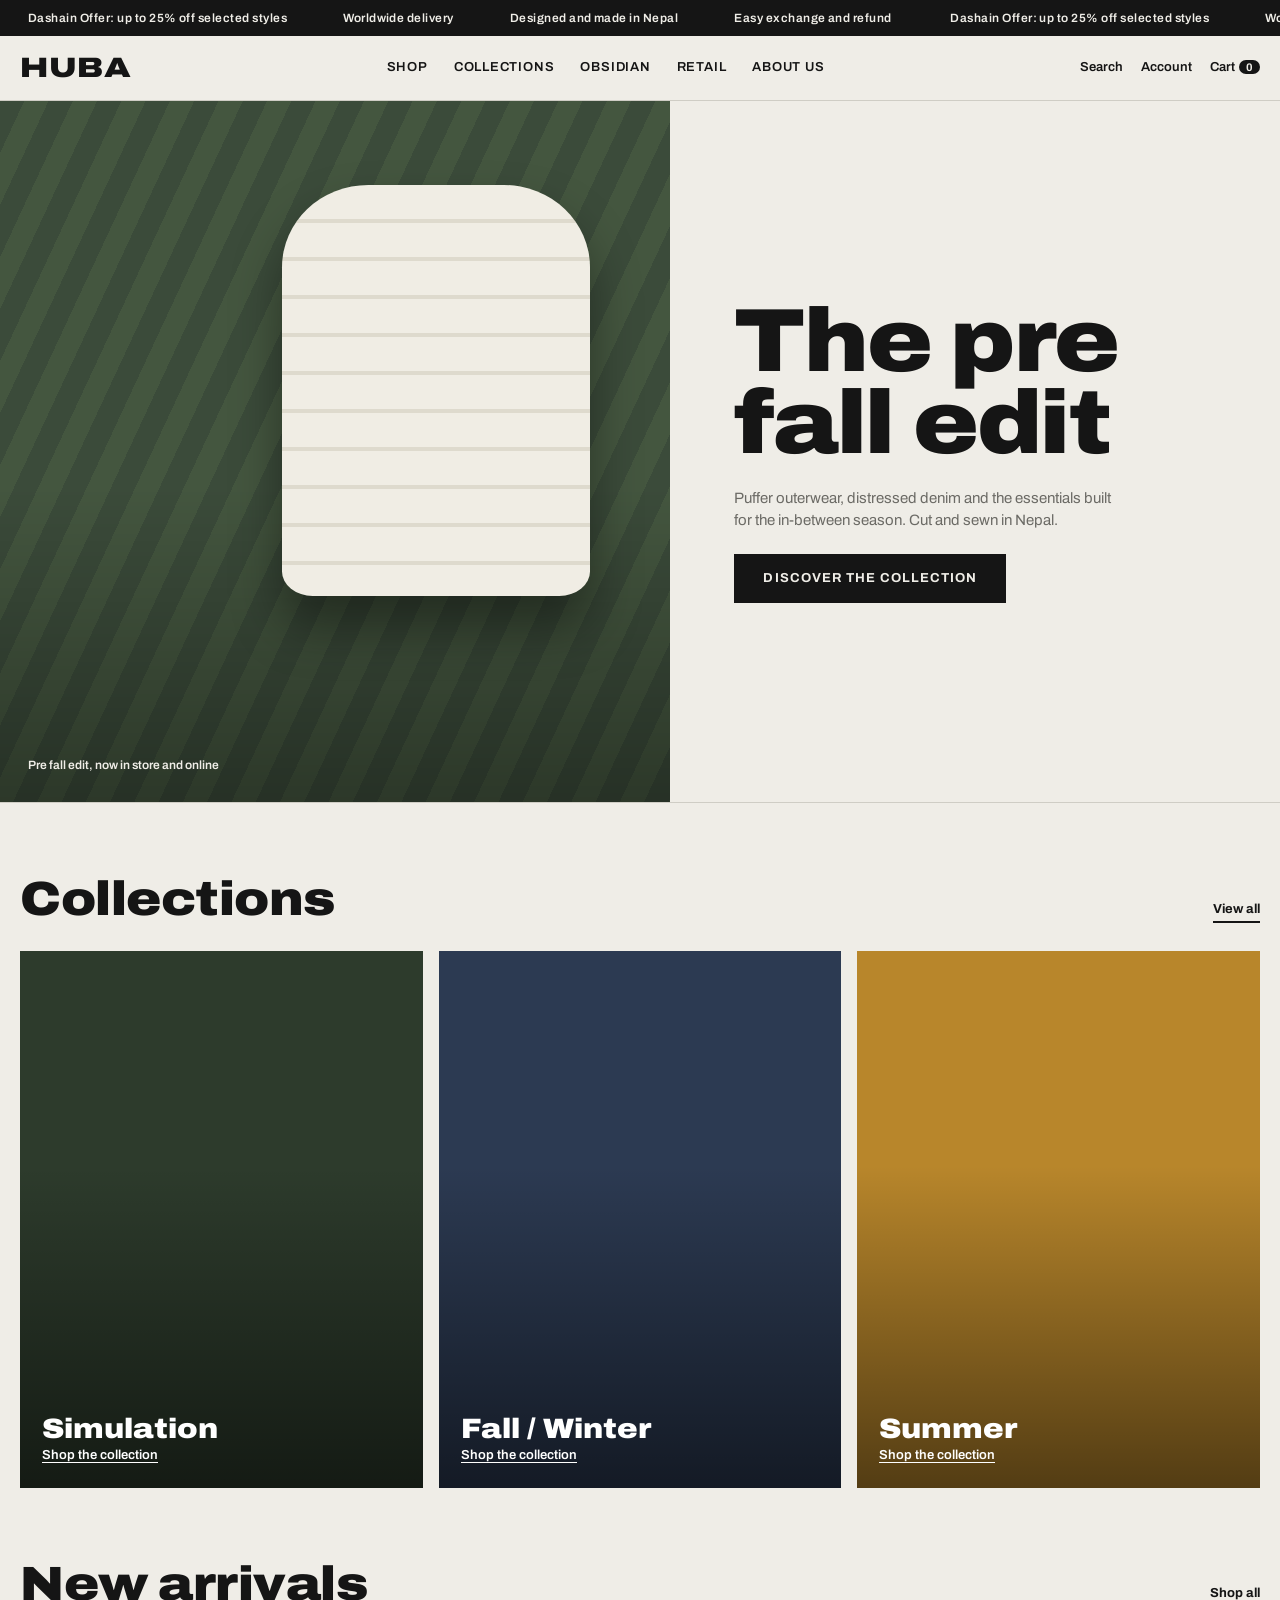
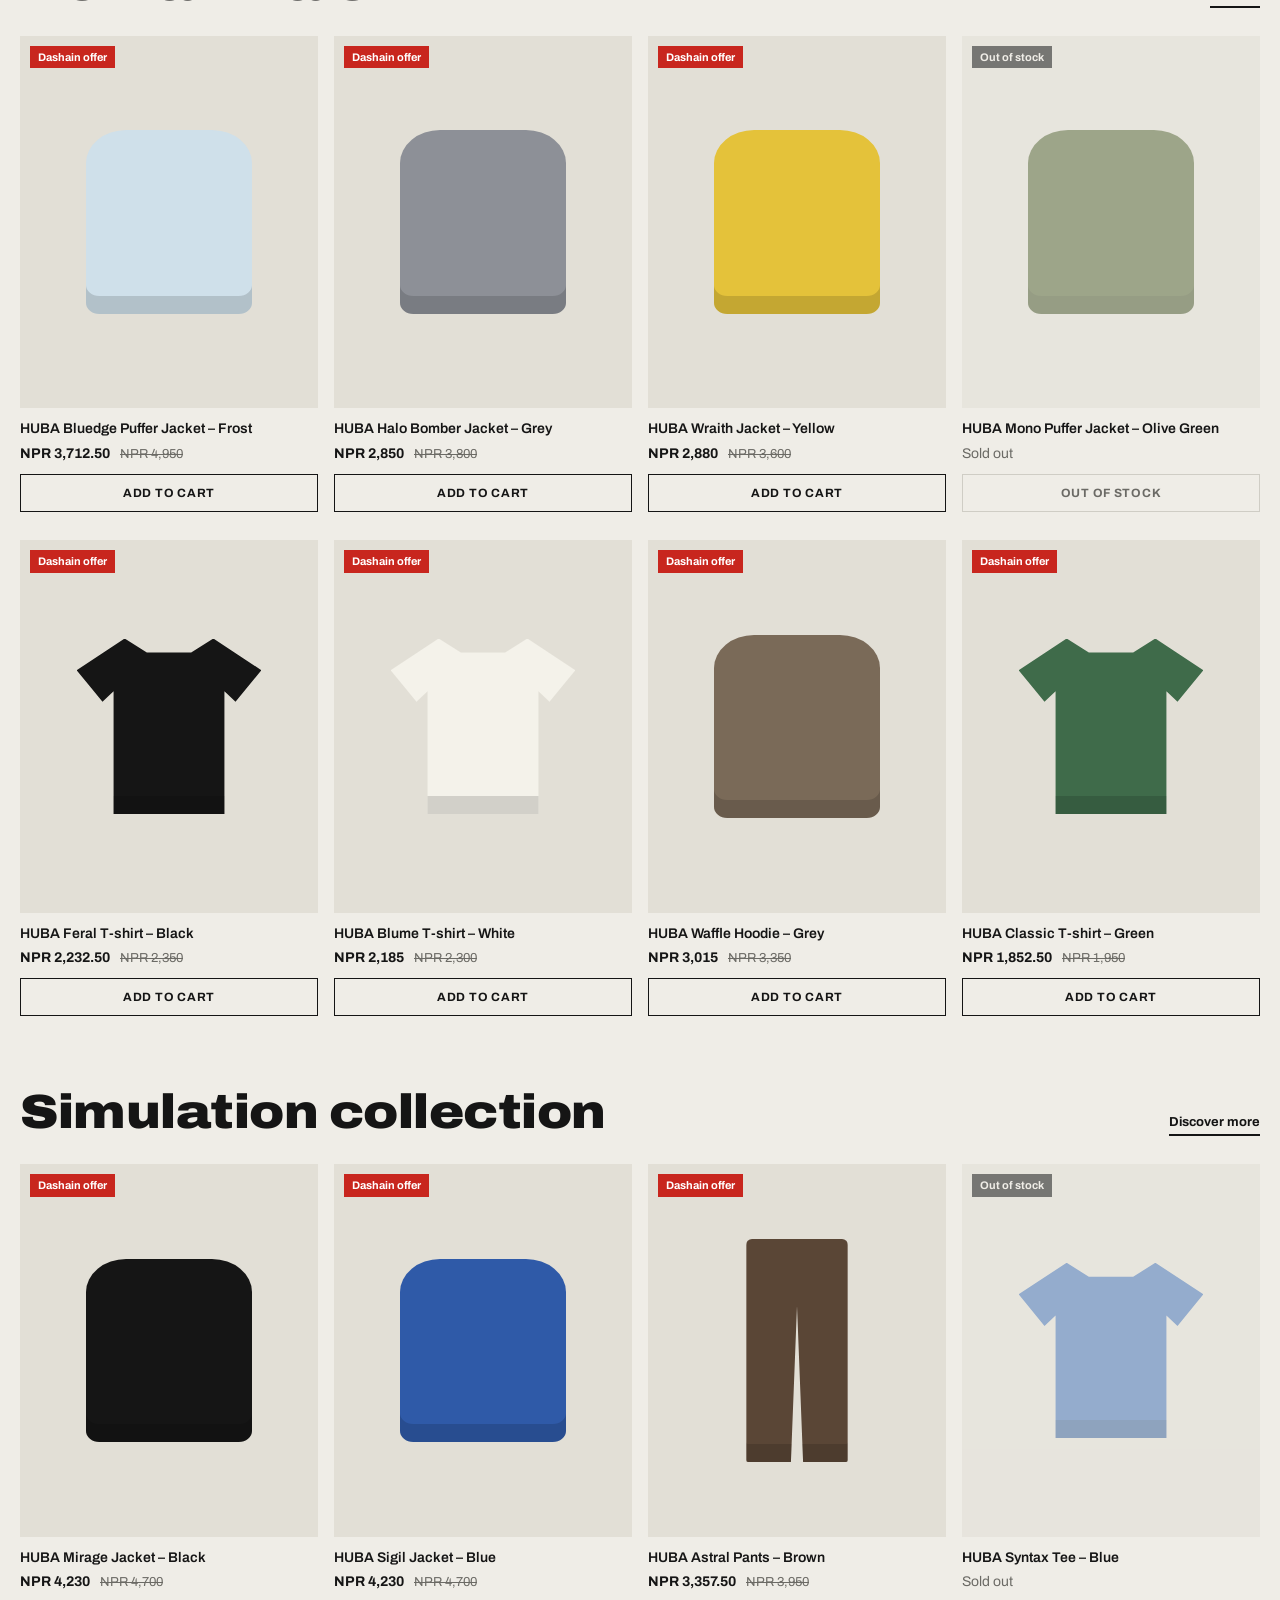
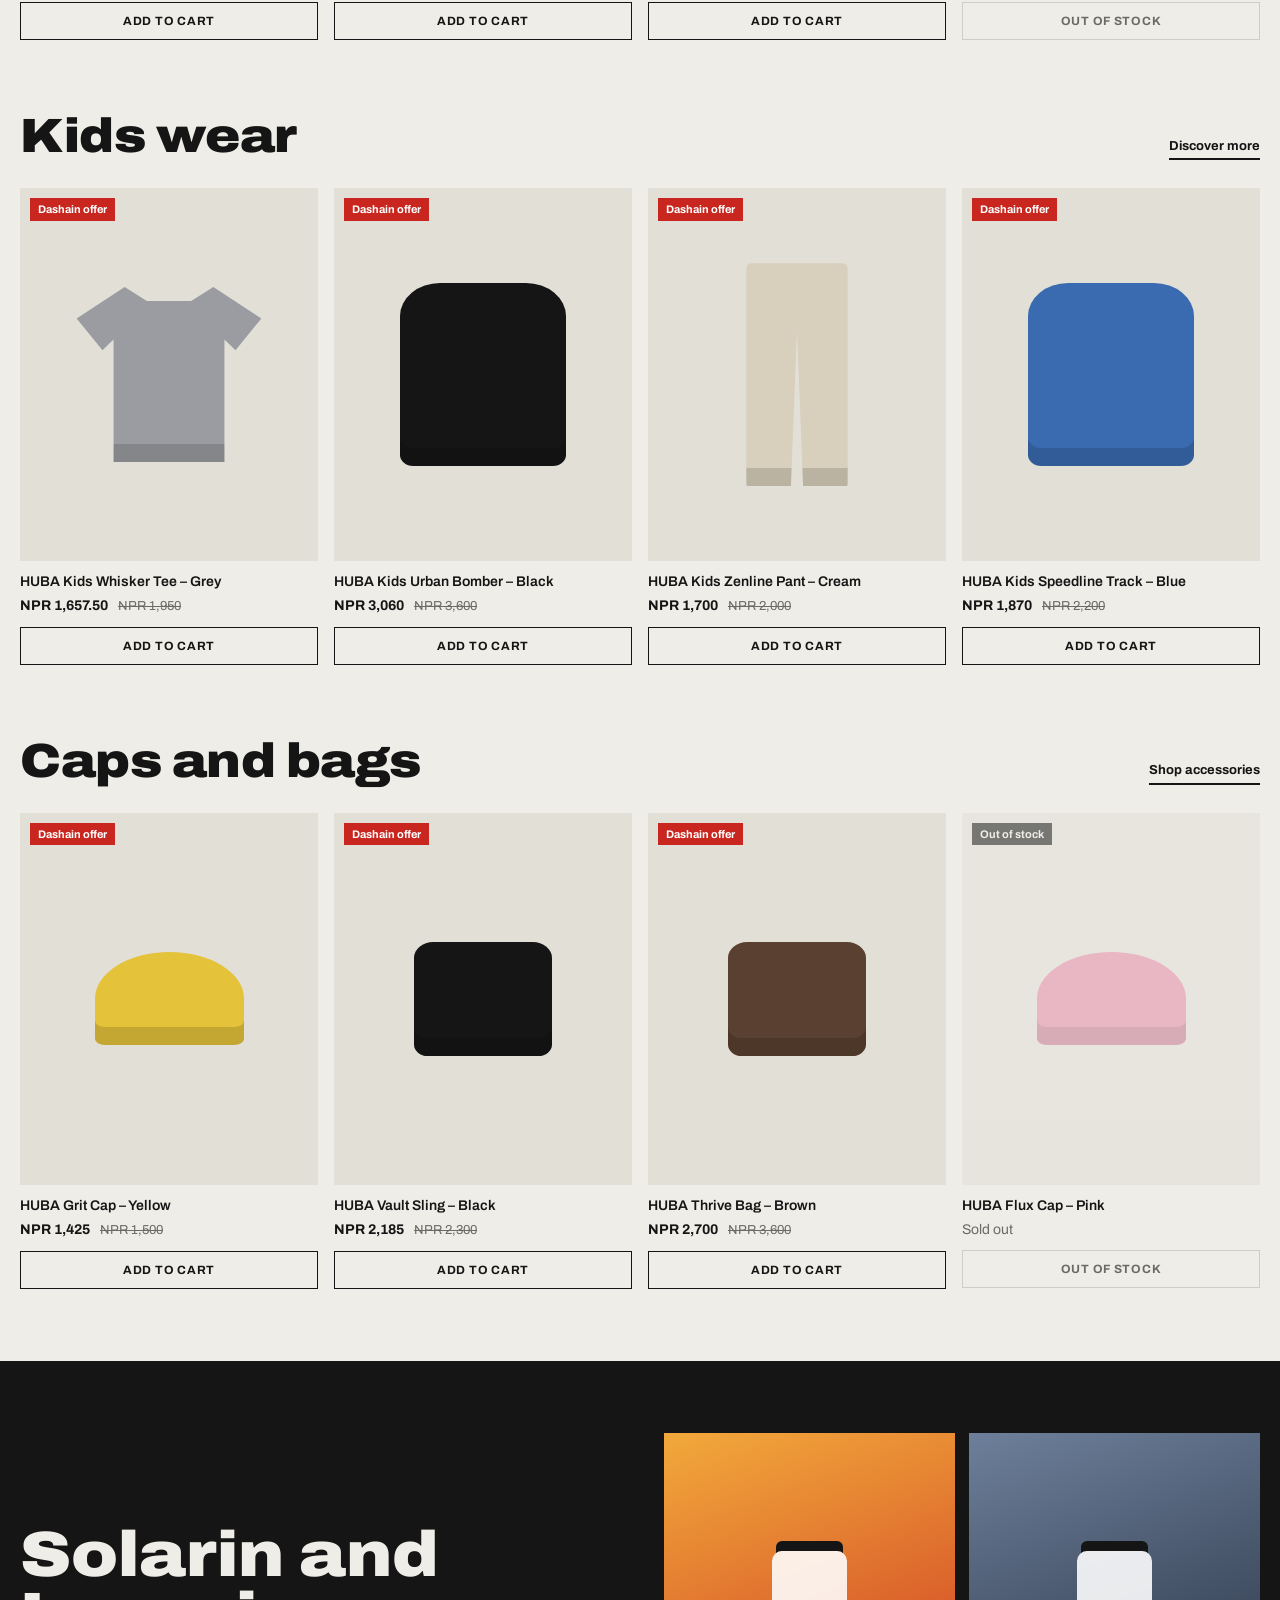
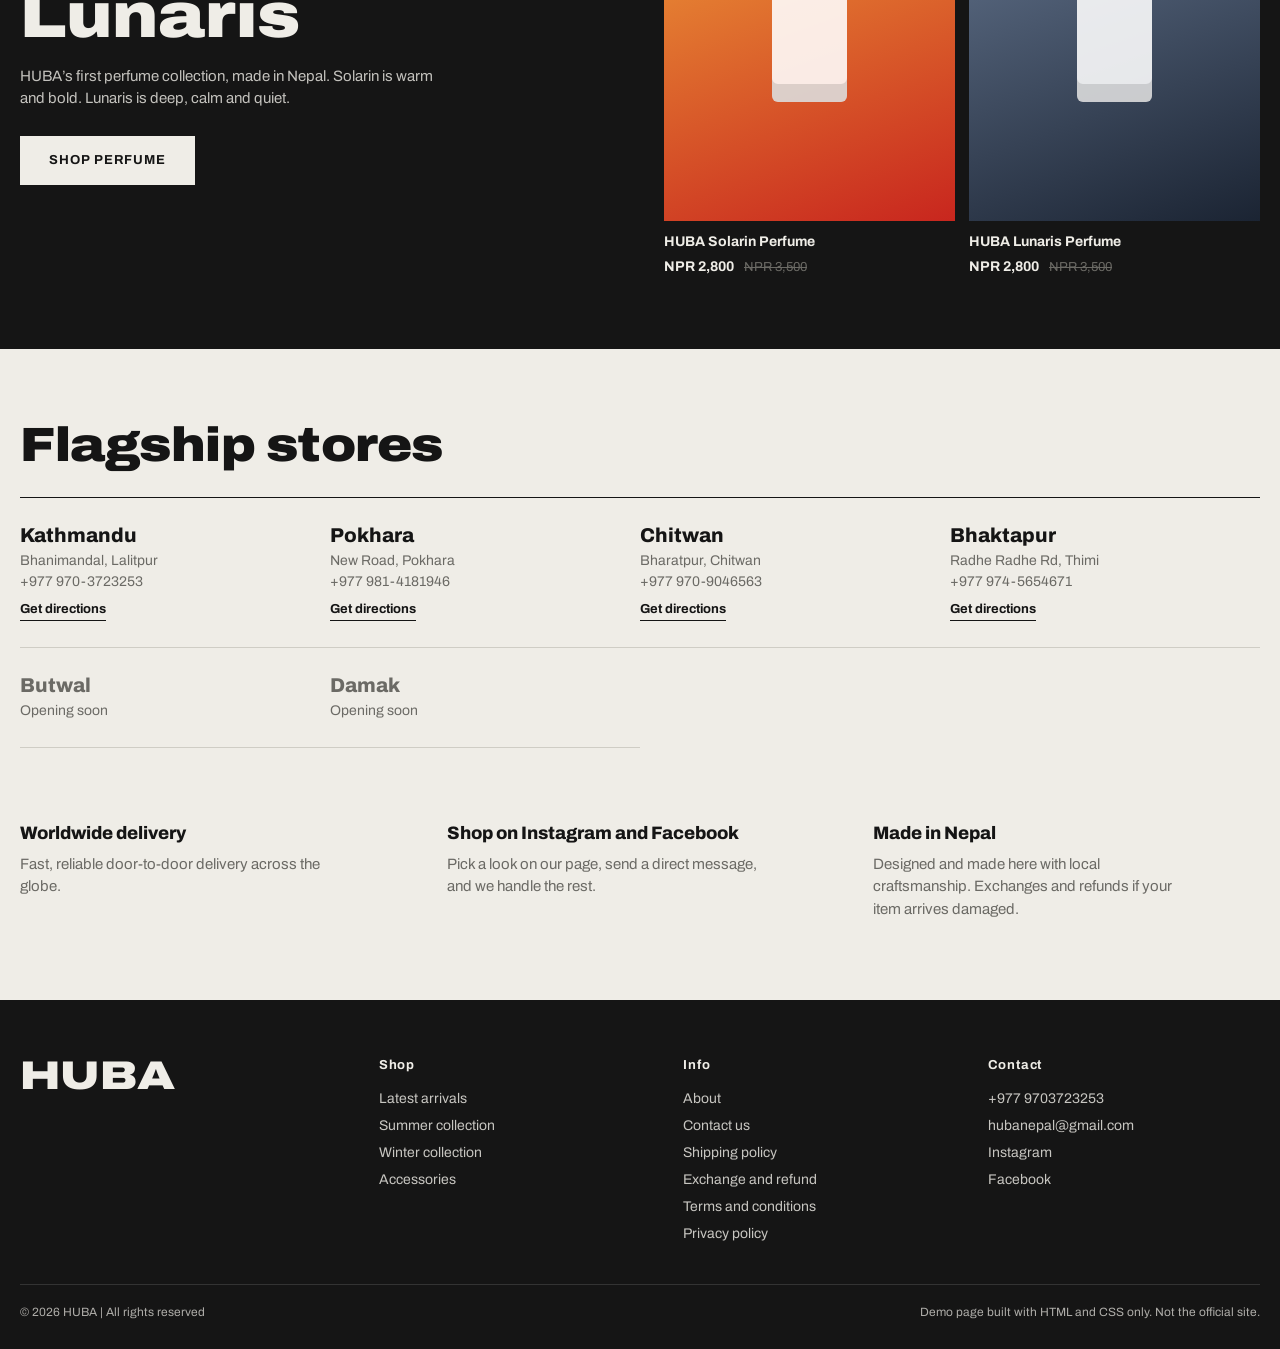
<file: index.html>
<!DOCTYPE html>
<html lang="en">
<head>
<meta charset="utf-8">
<meta name="viewport" content="width=device-width, initial-scale=1, viewport-fit=cover">
<title>HUBA Nepal – Demo Store</title>
<link href="https://fonts.googleapis.com/css2?family=Archivo:wdth,wght@62..125,400..900&display=swap" rel="stylesheet">
<link rel="stylesheet" href="css/style.css">
</head>
<body>

<div class="ticker" aria-label="Announcements"><div>
  <span>Dashain Offer: up to 25% off selected styles</span><span>Worldwide delivery</span><span>Designed and made in Nepal</span><span>Easy exchange and refund</span>
  <span>Dashain Offer: up to 25% off selected styles</span><span>Worldwide delivery</span><span>Designed and made in Nepal</span><span>Easy exchange and refund</span>
</div></div>

<header>
  <div class="wrap bar">
    <input type="checkbox" id="menu" aria-label="Toggle menu">
    <label for="menu" class="burger" tabindex="0">Menu</label>
    <a class="logo" href="#top">HUBA</a>
    <nav aria-label="Main">
      <ul>
        <li><a href="#new">Shop</a>
          <div class="sub"><a href="#new">New releases</a><a href="#new">Top wear</a><a href="#new">Bottom wear</a><a href="#new">Outer wear</a><a href="#kids">Kids wear</a><a href="#acc">Accessories</a></div></li>
        <li><a href="#collections">Collections</a>
          <div class="sub"><a href="#collections">The pre fall edit</a><a href="#sim">Simulation collection</a><a href="#collections">Street wear</a><a href="#collections">Fall/Winter collection</a><a href="#collections">Summer collection</a></div></li>
        <li><a href="#collections">Obsidian</a></li>
        <li><a href="#stores">Retail</a></li>
        <li><a href="#about">About us</a></li>
      </ul>
    </nav>
    <div class="icons"><a class="hide-m" href="#">Search</a><a class="hide-m" href="#">Account</a><a class="cart" href="#">Cart<b>0</b></a></div>
  </div>
</header>

<main id="top">
  <div class="hero">
    <div class="hero-art"><div class="puffer" aria-hidden="true"></div><small>Pre fall edit, now in store and online</small></div>
    <div class="hero-copy">
      <h1>The pre fall edit</h1>
      <p>Puffer outerwear, distressed denim and the essentials built for the in-between season. Cut and sewn in Nepal.</p>
      <a class="btn" href="#new">Discover the collection</a>
    </div>
  </div>

  <div class="wrap">
    <section id="collections">
      <div class="head"><h2>Collections</h2><a href="#new">View all</a></div>
      <div class="tiles">
        <a class="tile" href="#sim" style="--c:#2d3b2c"><div><h3>Simulation</h3><span>Shop the collection</span></div></a>
        <a class="tile" href="#new" style="--c:#2c3a52"><div><h3>Fall / Winter</h3><span>Shop the collection</span></div></a>
        <a class="tile" href="#new" style="--c:#b8862b"><div><h3>Summer</h3><span>Shop the collection</span></div></a>
      </div>
    </section>

    <section id="new">
      <div class="head"><h2>New arrivals</h2><a href="#">Shop all</a></div>
      <div class="grid">
        <a class="p" href="#"><div class="img"><span class="tag">Dashain offer</span><i style="--c:#cfe0ea"></i></div><h3>HUBA Bluedge Puffer Jacket – Frost</h3><div class="price"><b>NPR 3,712.50</b><s>NPR 4,950</s></div><span class="add">Add to cart</span></a>
        <a class="p" href="#"><div class="img"><span class="tag">Dashain offer</span><i style="--c:#8d9097"></i></div><h3>HUBA Halo Bomber Jacket – Grey</h3><div class="price"><b>NPR 2,850</b><s>NPR 3,800</s></div><span class="add">Add to cart</span></a>
        <a class="p" href="#"><div class="img"><span class="tag">Dashain offer</span><i style="--c:#e4c23a"></i></div><h3>HUBA Wraith Jacket – Yellow</h3><div class="price"><b>NPR 2,880</b><s>NPR 3,600</s></div><span class="add">Add to cart</span></a>
        <a class="p sold" href="#"><div class="img"><span class="tag out">Out of stock</span><i style="--c:#5b6b3d"></i></div><h3>HUBA Mono Puffer Jacket – Olive Green</h3><div class="price"><em>Sold out</em></div><span class="add">Out of stock</span></a>
        <a class="p" href="#"><div class="img"><span class="tag">Dashain offer</span><i class="tee" style="--c:#151515"></i></div><h3>HUBA Feral T-shirt – Black</h3><div class="price"><b>NPR 2,232.50</b><s>NPR 2,350</s></div><span class="add">Add to cart</span></a>
        <a class="p" href="#"><div class="img"><span class="tag">Dashain offer</span><i class="tee" style="--c:#f4f2ea"></i></div><h3>HUBA Blume T-shirt – White</h3><div class="price"><b>NPR 2,185</b><s>NPR 2,300</s></div><span class="add">Add to cart</span></a>
        <a class="p" href="#"><div class="img"><span class="tag">Dashain offer</span><i style="--c:#7a6a58"></i></div><h3>HUBA Waffle Hoodie – Grey</h3><div class="price"><b>NPR 3,015</b><s>NPR 3,350</s></div><span class="add">Add to cart</span></a>
        <a class="p" href="#"><div class="img"><span class="tag">Dashain offer</span><i class="tee" style="--c:#3f6b4a"></i></div><h3>HUBA Classic T-shirt – Green</h3><div class="price"><b>NPR 1,852.50</b><s>NPR 1,950</s></div><span class="add">Add to cart</span></a>
      </div>
    </section>

    <section id="sim">
      <div class="head"><h2>Simulation collection</h2><a href="#">Discover more</a></div>
      <div class="grid">
        <a class="p" href="#"><div class="img"><span class="tag">Dashain offer</span><i style="--c:#151515"></i></div><h3>HUBA Mirage Jacket – Black</h3><div class="price"><b>NPR 4,230</b><s>NPR 4,700</s></div><span class="add">Add to cart</span></a>
        <a class="p" href="#"><div class="img"><span class="tag">Dashain offer</span><i style="--c:#2f5aa8"></i></div><h3>HUBA Sigil Jacket – Blue</h3><div class="price"><b>NPR 4,230</b><s>NPR 4,700</s></div><span class="add">Add to cart</span></a>
        <a class="p" href="#"><div class="img"><span class="tag">Dashain offer</span><i class="pant" style="--c:#5a4636"></i></div><h3>HUBA Astral Pants – Brown</h3><div class="price"><b>NPR 3,357.50</b><s>NPR 3,950</s></div><span class="add">Add to cart</span></a>
        <a class="p sold" href="#"><div class="img"><span class="tag out">Out of stock</span><i class="tee" style="--c:#4a78b8"></i></div><h3>HUBA Syntax Tee – Blue</h3><div class="price"><em>Sold out</em></div><span class="add">Out of stock</span></a>
      </div>
    </section>

    <section id="kids">
      <div class="head"><h2>Kids wear</h2><a href="#">Discover more</a></div>
      <div class="grid">
        <a class="p" href="#"><div class="img"><span class="tag">Dashain offer</span><i class="tee" style="--c:#9a9ca1"></i></div><h3>HUBA Kids Whisker Tee – Grey</h3><div class="price"><b>NPR 1,657.50</b><s>NPR 1,950</s></div><span class="add">Add to cart</span></a>
        <a class="p" href="#"><div class="img"><span class="tag">Dashain offer</span><i style="--c:#151515"></i></div><h3>HUBA Kids Urban Bomber – Black</h3><div class="price"><b>NPR 3,060</b><s>NPR 3,600</s></div><span class="add">Add to cart</span></a>
        <a class="p" href="#"><div class="img"><span class="tag">Dashain offer</span><i class="pant" style="--c:#d8d0bd"></i></div><h3>HUBA Kids Zenline Pant – Cream</h3><div class="price"><b>NPR 1,700</b><s>NPR 2,000</s></div><span class="add">Add to cart</span></a>
        <a class="p" href="#"><div class="img"><span class="tag">Dashain offer</span><i style="--c:#3a6bb0"></i></div><h3>HUBA Kids Speedline Track – Blue</h3><div class="price"><b>NPR 1,870</b><s>NPR 2,200</s></div><span class="add">Add to cart</span></a>
      </div>
    </section>

    <section id="acc">
      <div class="head"><h2>Caps and bags</h2><a href="#">Shop accessories</a></div>
      <div class="grid">
        <a class="p" href="#"><div class="img"><span class="tag">Dashain offer</span><i class="cap" style="--c:#e4c23a"></i></div><h3>HUBA Grit Cap – Yellow</h3><div class="price"><b>NPR 1,425</b><s>NPR 1,500</s></div><span class="add">Add to cart</span></a>
        <a class="p" href="#"><div class="img"><span class="tag">Dashain offer</span><i class="bag" style="--c:#151515"></i></div><h3>HUBA Vault Sling – Black</h3><div class="price"><b>NPR 2,185</b><s>NPR 2,300</s></div><span class="add">Add to cart</span></a>
        <a class="p" href="#"><div class="img"><span class="tag">Dashain offer</span><i class="bag" style="--c:#5a4030"></i></div><h3>HUBA Thrive Bag – Brown</h3><div class="price"><b>NPR 2,700</b><s>NPR 3,600</s></div><span class="add">Add to cart</span></a>
        <a class="p sold" href="#"><div class="img"><span class="tag out">Out of stock</span><i class="cap" style="--c:#e58aa8"></i></div><h3>HUBA Flux Cap – Pink</h3><div class="price"><em>Sold out</em></div><span class="add">Out of stock</span></a>
      </div>
    </section>
  </div>

  <div class="band">
    <div class="wrap">
      <div>
        <h2>Solarin and Lunaris</h2>
        <p>HUBA’s first perfume collection, made in Nepal. Solarin is warm and bold. Lunaris is deep, calm and quiet.</p>
        <a class="btn" href="#">Shop perfume</a>
      </div>
      <div class="duo">
        <a class="sun" href="#"><div class="img"><i class="bottle"></i></div><h3>HUBA Solarin Perfume</h3><div class="price"><b>NPR 2,800</b><s>NPR 3,500</s></div></a>
        <a class="moon" href="#"><div class="img"><i class="bottle"></i></div><h3>HUBA Lunaris Perfume</h3><div class="price"><b>NPR 2,800</b><s>NPR 3,500</s></div></a>
      </div>
    </div>
  </div>

  <div class="wrap">
    <section id="stores">
      <div class="head"><h2>Flagship stores</h2></div>
      <div class="stores">
        <div class="store"><h3>Kathmandu</h3><p>Bhanimandal, Lalitpur<br>+977 970-3723253</p><a href="#">Get directions</a></div>
        <div class="store"><h3>Pokhara</h3><p>New Road, Pokhara<br>+977 981-4181946</p><a href="#">Get directions</a></div>
        <div class="store"><h3>Chitwan</h3><p>Bharatpur, Chitwan<br>+977 970-9046563</p><a href="#">Get directions</a></div>
        <div class="store"><h3>Bhaktapur</h3><p>Radhe Radhe Rd, Thimi<br>+977 974-5654671</p><a href="#">Get directions</a></div>
        <div class="store soon"><h3>Butwal</h3><p>Opening soon</p></div>
        <div class="store soon"><h3>Damak</h3><p>Opening soon</p></div>
      </div>
    </section>

    <section id="about">
      <div class="services">
        <div><h3>Worldwide delivery</h3><p>Fast, reliable door-to-door delivery across the globe.</p></div>
        <div><h3>Shop on Instagram and Facebook</h3><p>Pick a look on our page, send a direct message, and we handle the rest.</p></div>
        <div><h3>Made in Nepal</h3><p>Designed and made here with local craftsmanship. Exchanges and refunds if your item arrives damaged.</p></div>
      </div>
    </section>
  </div>
</main>

<footer>
  <div class="wrap">
    <div class="fgrid">
      <div><div class="fbrand">HUBA</div></div>
      <div><h4>Shop</h4><ul><li><a href="#new">Latest arrivals</a></li><li><a href="#collections">Summer collection</a></li><li><a href="#collections">Winter collection</a></li><li><a href="#acc">Accessories</a></li></ul></div>
      <div><h4>Info</h4><ul><li><a href="#about">About</a></li><li><a href="#">Contact us</a></li><li><a href="#">Shipping policy</a></li><li><a href="#">Exchange and refund</a></li><li><a href="#">Terms and conditions</a></li><li><a href="#">Privacy policy</a></li></ul></div>
      <div><h4>Contact</h4><ul><li>+977 9703723253</li><li>hubanepal@gmail.com</li><li><a href="#">Instagram</a></li><li><a href="#">Facebook</a></li></ul></div>
    </div>
    <div class="copy"><span>© 2026 HUBA | All rights reserved</span><span>Demo page built with HTML and CSS only. Not the official site.</span></div>
  </div>
</footer>
</body>
</html>
</file>
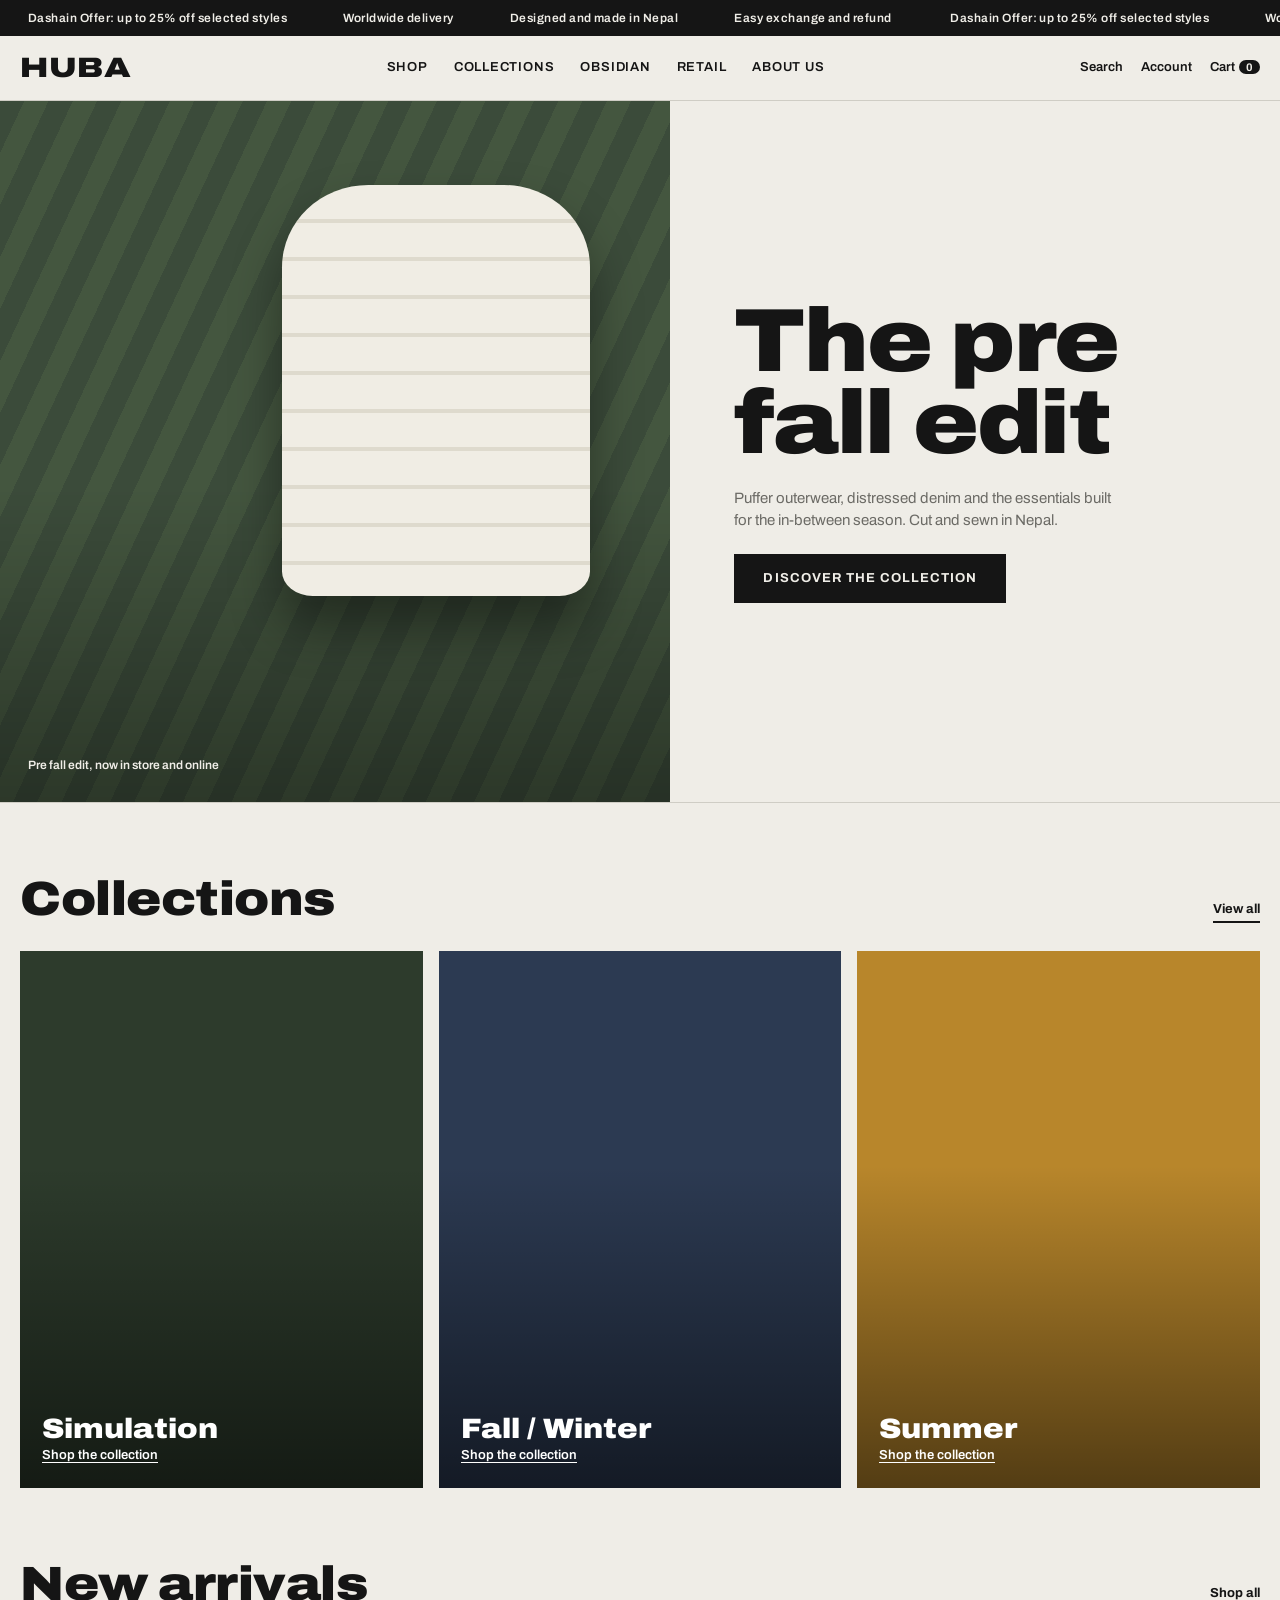
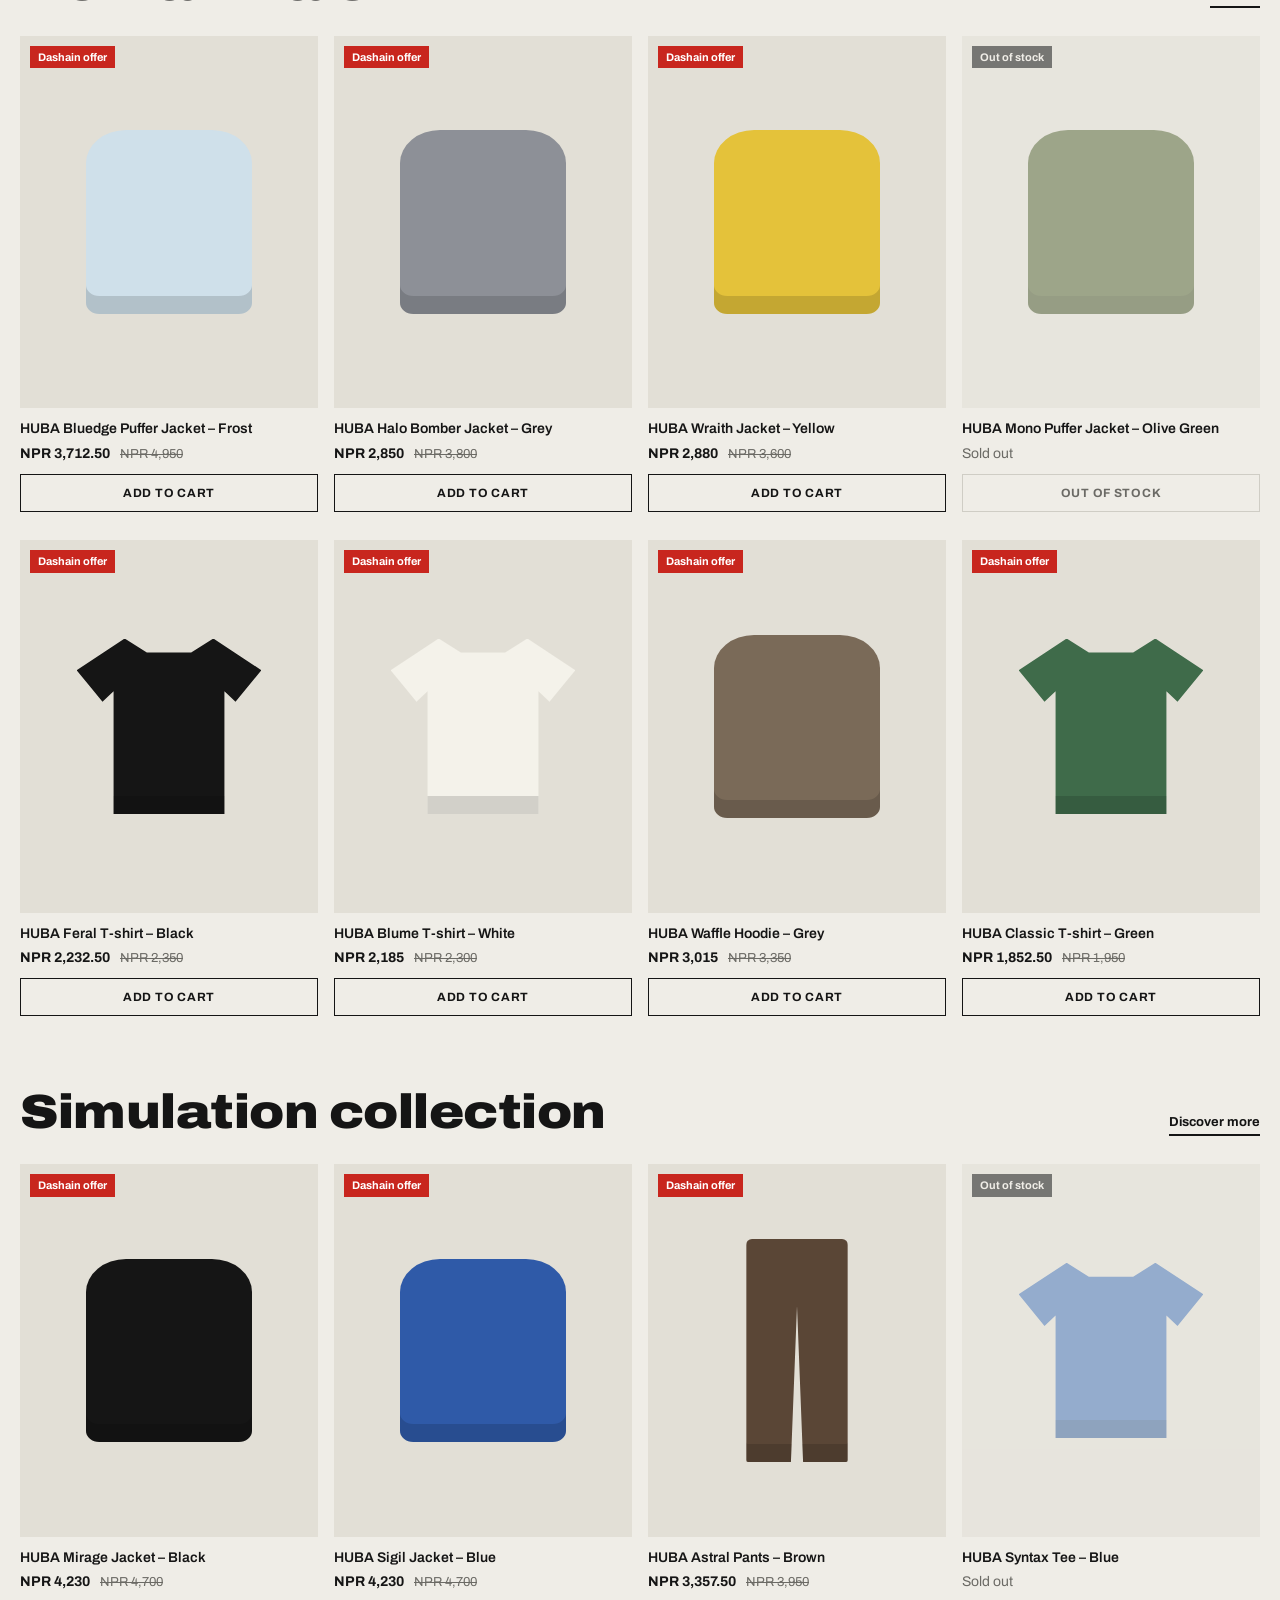
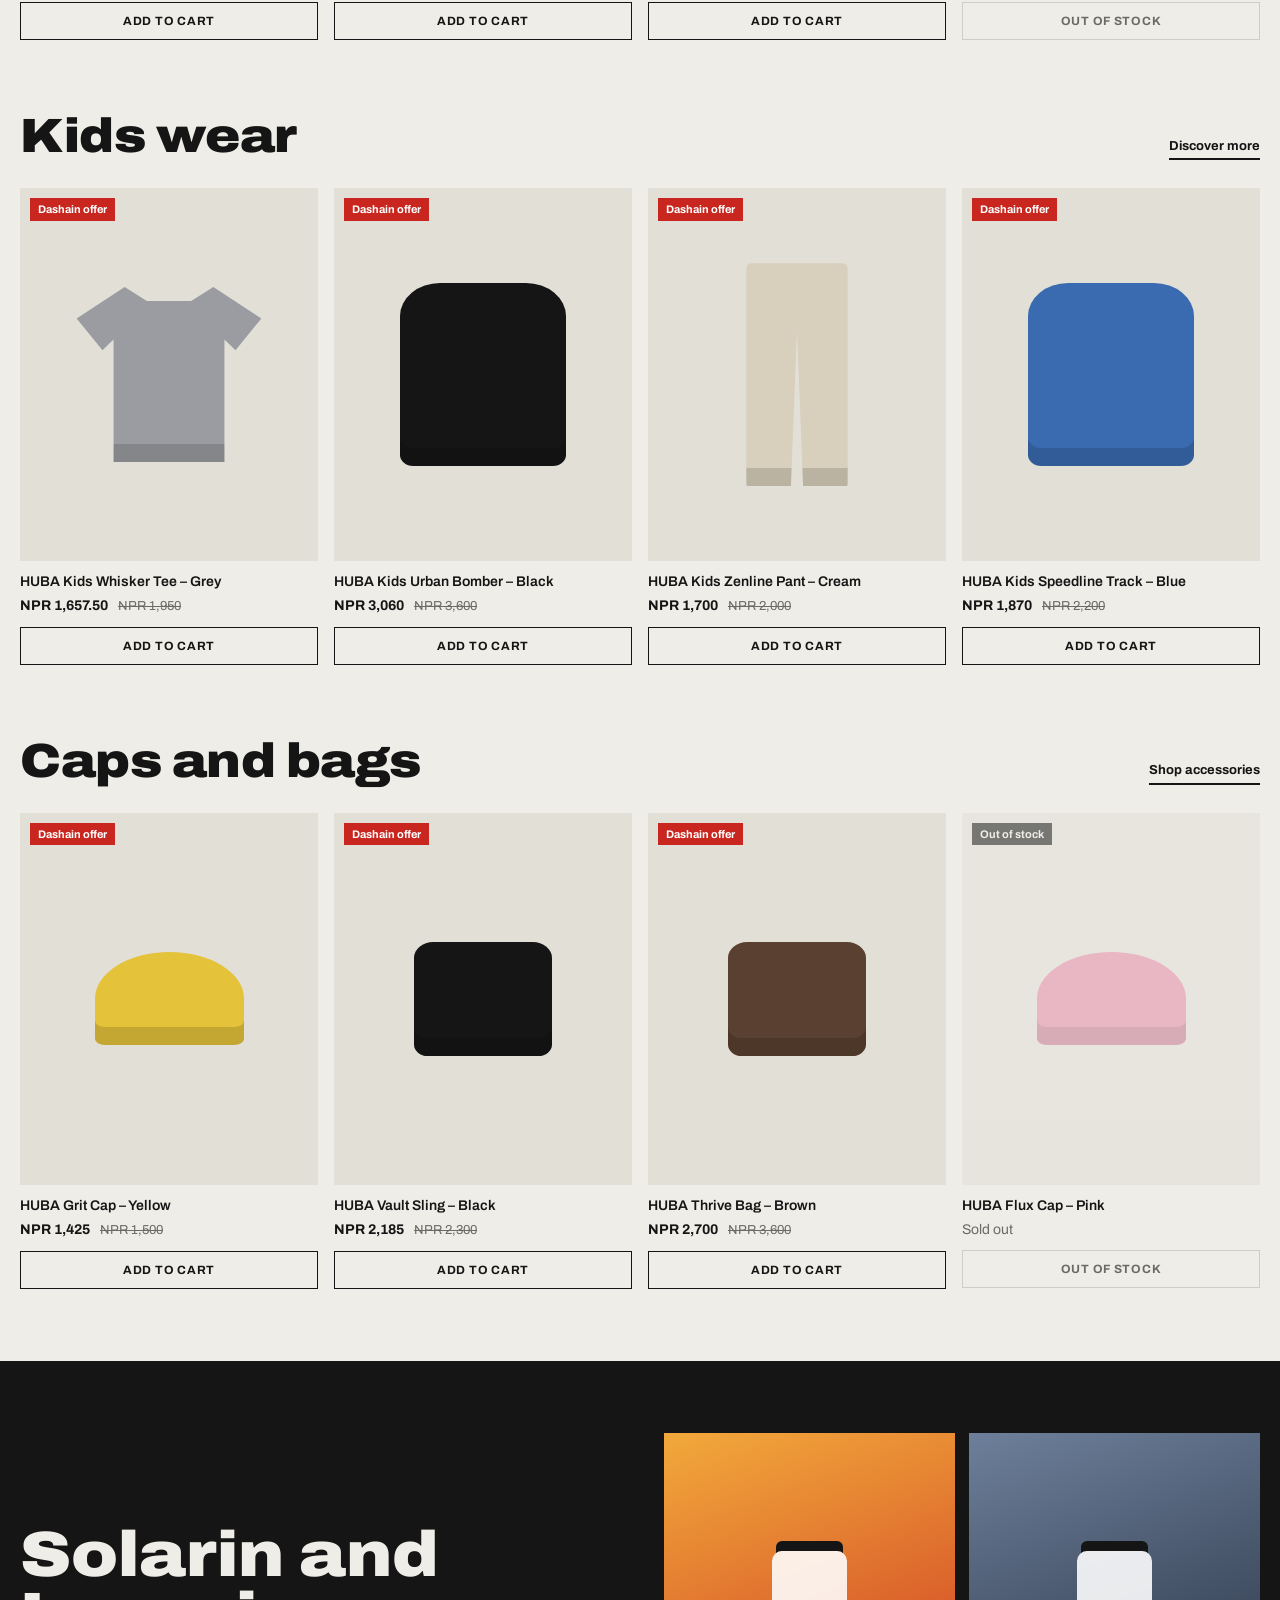
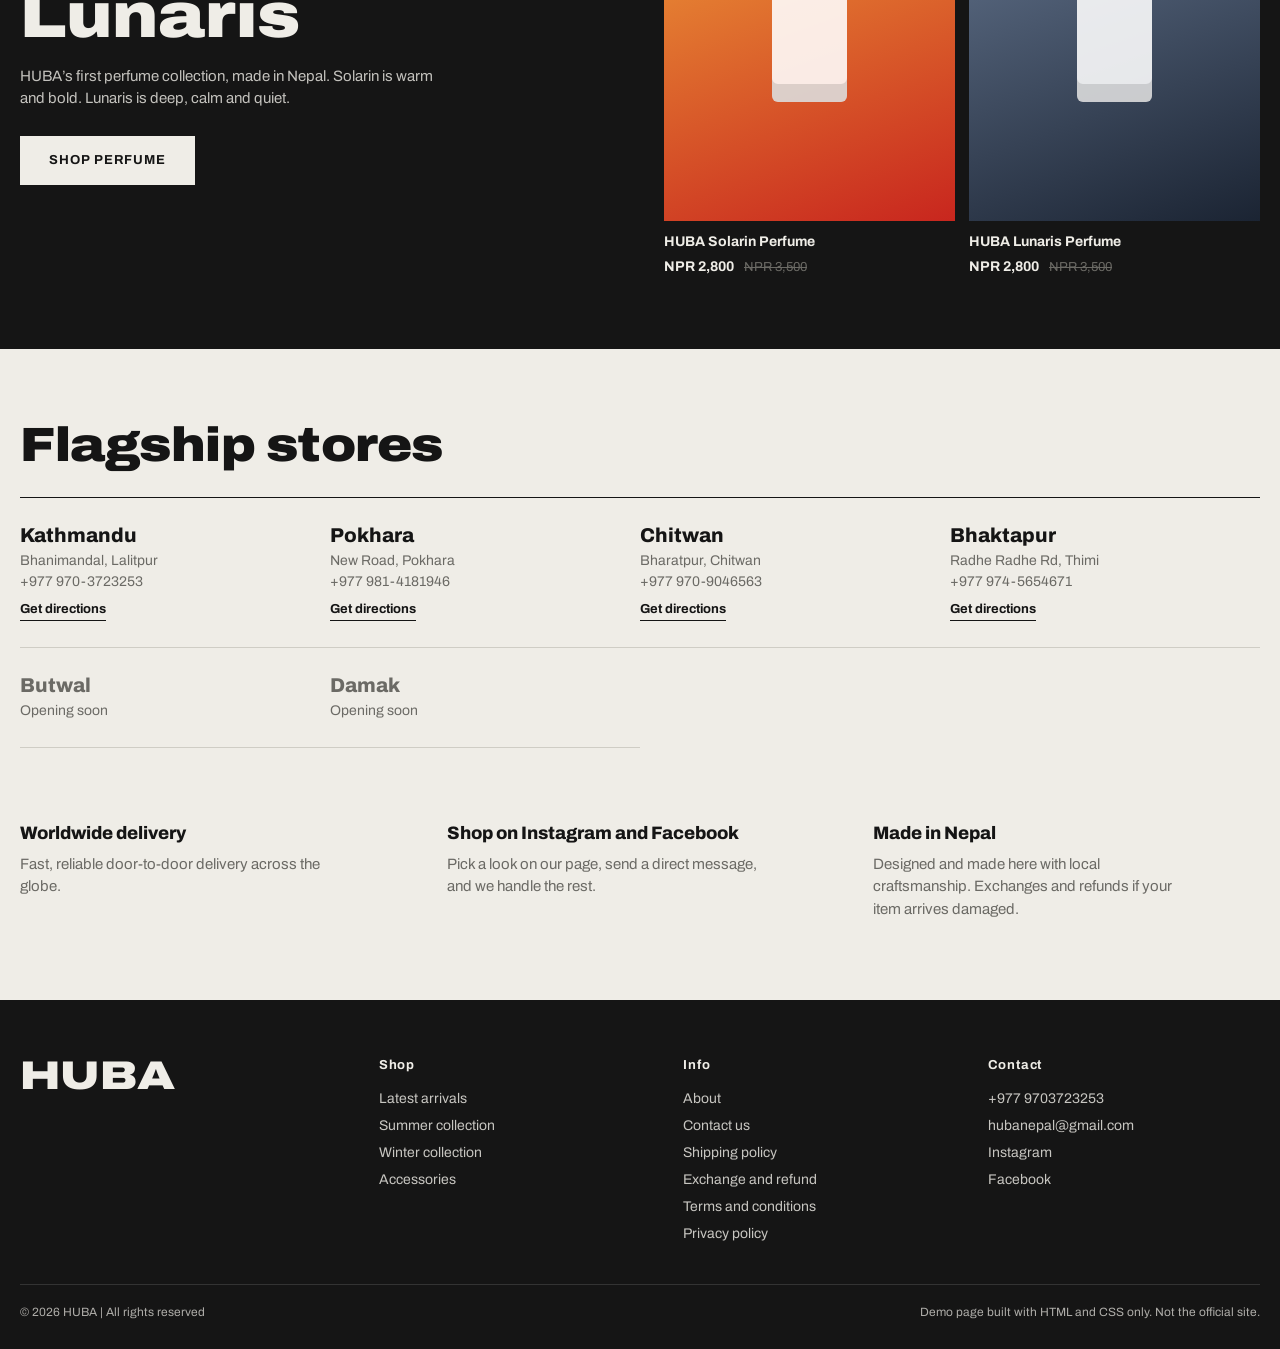
<file: html/index.html>
<!DOCTYPE html>
<html lang="en">
<head>
<meta charset="utf-8">
<meta name="viewport" content="width=device-width, initial-scale=1, viewport-fit=cover">
<title>HUBA Nepal – Demo Store</title>
<link href="https://fonts.googleapis.com/css2?family=Archivo:wdth,wght@62..125,400..900&display=swap" rel="stylesheet">
<link rel="stylesheet" href="/css/style.css">
</head>
<body>

<div class="ticker" aria-label="Announcements"><div>
  <span>Dashain Offer: up to 25% off selected styles</span><span>Worldwide delivery</span><span>Designed and made in Nepal</span><span>Easy exchange and refund</span>
  <span>Dashain Offer: up to 25% off selected styles</span><span>Worldwide delivery</span><span>Designed and made in Nepal</span><span>Easy exchange and refund</span>
</div></div>

<header>
  <div class="wrap bar">
    <input type="checkbox" id="menu" aria-label="Toggle menu">
    <label for="menu" class="burger" tabindex="0">Menu</label>
    <a class="logo" href="#top">HUBA</a>
    <nav aria-label="Main">
      <ul>
        <li><a href="#new">Shop</a>
          <div class="sub"><a href="#new">New releases</a><a href="#new">Top wear</a><a href="#new">Bottom wear</a><a href="#new">Outer wear</a><a href="#kids">Kids wear</a><a href="#acc">Accessories</a></div></li>
        <li><a href="#collections">Collections</a>
          <div class="sub"><a href="#collections">The pre fall edit</a><a href="#sim">Simulation collection</a><a href="#collections">Street wear</a><a href="#collections">Fall/Winter collection</a><a href="#collections">Summer collection</a></div></li>
        <li><a href="#collections">Obsidian</a></li>
        <li><a href="#stores">Retail</a></li>
        <li><a href="#about">About us</a></li>
      </ul>
    </nav>
    <div class="icons"><a class="hide-m" href="#">Search</a><a class="hide-m" href="#">Account</a><a class="cart" href="#">Cart<b>0</b></a></div>
  </div>
</header>

<main id="top">
  <div class="hero">
    <div class="hero-art"><div class="puffer" aria-hidden="true"></div><small>Pre fall edit, now in store and online</small></div>
    <div class="hero-copy">
      <h1>The pre fall edit</h1>
      <p>Puffer outerwear, distressed denim and the essentials built for the in-between season. Cut and sewn in Nepal.</p>
      <a class="btn" href="#new">Discover the collection</a>
    </div>
  </div>

  <div class="wrap">
    <section id="collections">
      <div class="head"><h2>Collections</h2><a href="#new">View all</a></div>
      <div class="tiles">
        <a class="tile" href="#sim" style="--c:#2d3b2c"><div><h3>Simulation</h3><span>Shop the collection</span></div></a>
        <a class="tile" href="#new" style="--c:#2c3a52"><div><h3>Fall / Winter</h3><span>Shop the collection</span></div></a>
        <a class="tile" href="#new" style="--c:#b8862b"><div><h3>Summer</h3><span>Shop the collection</span></div></a>
      </div>
    </section>

    <section id="new">
      <div class="head"><h2>New arrivals</h2><a href="#">Shop all</a></div>
      <div class="grid">
        <a class="p" href="#"><div class="img"><span class="tag">Dashain offer</span><i style="--c:#cfe0ea"></i></div><h3>HUBA Bluedge Puffer Jacket – Frost</h3><div class="price"><b>NPR 3,712.50</b><s>NPR 4,950</s></div><span class="add">Add to cart</span></a>
        <a class="p" href="#"><div class="img"><span class="tag">Dashain offer</span><i style="--c:#8d9097"></i></div><h3>HUBA Halo Bomber Jacket – Grey</h3><div class="price"><b>NPR 2,850</b><s>NPR 3,800</s></div><span class="add">Add to cart</span></a>
        <a class="p" href="#"><div class="img"><span class="tag">Dashain offer</span><i style="--c:#e4c23a"></i></div><h3>HUBA Wraith Jacket – Yellow</h3><div class="price"><b>NPR 2,880</b><s>NPR 3,600</s></div><span class="add">Add to cart</span></a>
        <a class="p sold" href="#"><div class="img"><span class="tag out">Out of stock</span><i style="--c:#5b6b3d"></i></div><h3>HUBA Mono Puffer Jacket – Olive Green</h3><div class="price"><em>Sold out</em></div><span class="add">Out of stock</span></a>
        <a class="p" href="#"><div class="img"><span class="tag">Dashain offer</span><i class="tee" style="--c:#151515"></i></div><h3>HUBA Feral T-shirt – Black</h3><div class="price"><b>NPR 2,232.50</b><s>NPR 2,350</s></div><span class="add">Add to cart</span></a>
        <a class="p" href="#"><div class="img"><span class="tag">Dashain offer</span><i class="tee" style="--c:#f4f2ea"></i></div><h3>HUBA Blume T-shirt – White</h3><div class="price"><b>NPR 2,185</b><s>NPR 2,300</s></div><span class="add">Add to cart</span></a>
        <a class="p" href="#"><div class="img"><span class="tag">Dashain offer</span><i style="--c:#7a6a58"></i></div><h3>HUBA Waffle Hoodie – Grey</h3><div class="price"><b>NPR 3,015</b><s>NPR 3,350</s></div><span class="add">Add to cart</span></a>
        <a class="p" href="#"><div class="img"><span class="tag">Dashain offer</span><i class="tee" style="--c:#3f6b4a"></i></div><h3>HUBA Classic T-shirt – Green</h3><div class="price"><b>NPR 1,852.50</b><s>NPR 1,950</s></div><span class="add">Add to cart</span></a>
      </div>
    </section>

    <section id="sim">
      <div class="head"><h2>Simulation collection</h2><a href="#">Discover more</a></div>
      <div class="grid">
        <a class="p" href="#"><div class="img"><span class="tag">Dashain offer</span><i style="--c:#151515"></i></div><h3>HUBA Mirage Jacket – Black</h3><div class="price"><b>NPR 4,230</b><s>NPR 4,700</s></div><span class="add">Add to cart</span></a>
        <a class="p" href="#"><div class="img"><span class="tag">Dashain offer</span><i style="--c:#2f5aa8"></i></div><h3>HUBA Sigil Jacket – Blue</h3><div class="price"><b>NPR 4,230</b><s>NPR 4,700</s></div><span class="add">Add to cart</span></a>
        <a class="p" href="#"><div class="img"><span class="tag">Dashain offer</span><i class="pant" style="--c:#5a4636"></i></div><h3>HUBA Astral Pants – Brown</h3><div class="price"><b>NPR 3,357.50</b><s>NPR 3,950</s></div><span class="add">Add to cart</span></a>
        <a class="p sold" href="#"><div class="img"><span class="tag out">Out of stock</span><i class="tee" style="--c:#4a78b8"></i></div><h3>HUBA Syntax Tee – Blue</h3><div class="price"><em>Sold out</em></div><span class="add">Out of stock</span></a>
      </div>
    </section>

    <section id="kids">
      <div class="head"><h2>Kids wear</h2><a href="#">Discover more</a></div>
      <div class="grid">
        <a class="p" href="#"><div class="img"><span class="tag">Dashain offer</span><i class="tee" style="--c:#9a9ca1"></i></div><h3>HUBA Kids Whisker Tee – Grey</h3><div class="price"><b>NPR 1,657.50</b><s>NPR 1,950</s></div><span class="add">Add to cart</span></a>
        <a class="p" href="#"><div class="img"><span class="tag">Dashain offer</span><i style="--c:#151515"></i></div><h3>HUBA Kids Urban Bomber – Black</h3><div class="price"><b>NPR 3,060</b><s>NPR 3,600</s></div><span class="add">Add to cart</span></a>
        <a class="p" href="#"><div class="img"><span class="tag">Dashain offer</span><i class="pant" style="--c:#d8d0bd"></i></div><h3>HUBA Kids Zenline Pant – Cream</h3><div class="price"><b>NPR 1,700</b><s>NPR 2,000</s></div><span class="add">Add to cart</span></a>
        <a class="p" href="#"><div class="img"><span class="tag">Dashain offer</span><i style="--c:#3a6bb0"></i></div><h3>HUBA Kids Speedline Track – Blue</h3><div class="price"><b>NPR 1,870</b><s>NPR 2,200</s></div><span class="add">Add to cart</span></a>
      </div>
    </section>

    <section id="acc">
      <div class="head"><h2>Caps and bags</h2><a href="#">Shop accessories</a></div>
      <div class="grid">
        <a class="p" href="#"><div class="img"><span class="tag">Dashain offer</span><i class="cap" style="--c:#e4c23a"></i></div><h3>HUBA Grit Cap – Yellow</h3><div class="price"><b>NPR 1,425</b><s>NPR 1,500</s></div><span class="add">Add to cart</span></a>
        <a class="p" href="#"><div class="img"><span class="tag">Dashain offer</span><i class="bag" style="--c:#151515"></i></div><h3>HUBA Vault Sling – Black</h3><div class="price"><b>NPR 2,185</b><s>NPR 2,300</s></div><span class="add">Add to cart</span></a>
        <a class="p" href="#"><div class="img"><span class="tag">Dashain offer</span><i class="bag" style="--c:#5a4030"></i></div><h3>HUBA Thrive Bag – Brown</h3><div class="price"><b>NPR 2,700</b><s>NPR 3,600</s></div><span class="add">Add to cart</span></a>
        <a class="p sold" href="#"><div class="img"><span class="tag out">Out of stock</span><i class="cap" style="--c:#e58aa8"></i></div><h3>HUBA Flux Cap – Pink</h3><div class="price"><em>Sold out</em></div><span class="add">Out of stock</span></a>
      </div>
    </section>
  </div>

  <div class="band">
    <div class="wrap">
      <div>
        <h2>Solarin and Lunaris</h2>
        <p>HUBA’s first perfume collection, made in Nepal. Solarin is warm and bold. Lunaris is deep, calm and quiet.</p>
        <a class="btn" href="#">Shop perfume</a>
      </div>
      <div class="duo">
        <a class="sun" href="#"><div class="img"><i class="bottle"></i></div><h3>HUBA Solarin Perfume</h3><div class="price"><b>NPR 2,800</b><s>NPR 3,500</s></div></a>
        <a class="moon" href="#"><div class="img"><i class="bottle"></i></div><h3>HUBA Lunaris Perfume</h3><div class="price"><b>NPR 2,800</b><s>NPR 3,500</s></div></a>
      </div>
    </div>
  </div>

  <div class="wrap">
    <section id="stores">
      <div class="head"><h2>Flagship stores</h2></div>
      <div class="stores">
        <div class="store"><h3>Kathmandu</h3><p>Bhanimandal, Lalitpur<br>+977 970-3723253</p><a href="#">Get directions</a></div>
        <div class="store"><h3>Pokhara</h3><p>New Road, Pokhara<br>+977 981-4181946</p><a href="#">Get directions</a></div>
        <div class="store"><h3>Chitwan</h3><p>Bharatpur, Chitwan<br>+977 970-9046563</p><a href="#">Get directions</a></div>
        <div class="store"><h3>Bhaktapur</h3><p>Radhe Radhe Rd, Thimi<br>+977 974-5654671</p><a href="#">Get directions</a></div>
        <div class="store soon"><h3>Butwal</h3><p>Opening soon</p></div>
        <div class="store soon"><h3>Damak</h3><p>Opening soon</p></div>
      </div>
    </section>

    <section id="about">
      <div class="services">
        <div><h3>Worldwide delivery</h3><p>Fast, reliable door-to-door delivery across the globe.</p></div>
        <div><h3>Shop on Instagram and Facebook</h3><p>Pick a look on our page, send a direct message, and we handle the rest.</p></div>
        <div><h3>Made in Nepal</h3><p>Designed and made here with local craftsmanship. Exchanges and refunds if your item arrives damaged.</p></div>
      </div>
    </section>
  </div>
</main>

<footer>
  <div class="wrap">
    <div class="fgrid">
      <div><div class="fbrand">HUBA</div></div>
      <div><h4>Shop</h4><ul><li><a href="#new">Latest arrivals</a></li><li><a href="#collections">Summer collection</a></li><li><a href="#collections">Winter collection</a></li><li><a href="#acc">Accessories</a></li></ul></div>
      <div><h4>Info</h4><ul><li><a href="#about">About</a></li><li><a href="#">Contact us</a></li><li><a href="#">Shipping policy</a></li><li><a href="#">Exchange and refund</a></li><li><a href="#">Terms and conditions</a></li><li><a href="#">Privacy policy</a></li></ul></div>
      <div><h4>Contact</h4><ul><li>+977 9703723253</li><li>hubanepal@gmail.com</li><li><a href="#">Instagram</a></li><li><a href="#">Facebook</a></li></ul></div>
    </div>
    <div class="copy"><span>© 2026 HUBA | All rights reserved</span><span>Demo page built with HTML and CSS only. Not the official site.</span></div>
  </div>
</footer>
</body>
</html>
</file>
<file: css/style.css>
:root{
  --bg:#efede7; --ink:#151515; --mute:#6b6a65; --line:#cfcdc5; --card:#e2dfd6;
  --sale:#c8261e; --inv-bg:#151515; --inv-ink:#efede7;
  box-sizing:border-box; padding-top:env(safe-area-inset-top,0px); padding-bottom:env(safe-area-inset-bottom,0px);
}
@media (prefers-color-scheme:dark){
  :root:not([data-theme="light"]){--bg:#121211;--ink:#efede7;--mute:#9b9a93;--line:#34332f;--card:#1f1e1c;--inv-bg:#efede7;--inv-ink:#121211}
}
:root[data-theme="dark"]{--bg:#121211;--ink:#efede7;--mute:#9b9a93;--line:#34332f;--card:#1f1e1c;--inv-bg:#efede7;--inv-ink:#121211}
*,*::before,*::after{box-sizing:border-box;margin:0}
html{scroll-behavior:smooth;scroll-padding-top:env(safe-area-inset-top,0px)}
body{background:var(--bg);color:var(--ink);font:400 15px/1.5 "Archivo",system-ui,-apple-system,"Segoe UI",Arial,sans-serif}
a{color:inherit;text-decoration:none}
a:focus-visible,label:focus-visible{outline:2px solid var(--sale);outline-offset:3px}
.wrap{max-width:1280px;margin:0 auto;padding:0 20px}

/* announcement ticker */
.ticker{background:var(--inv-bg);color:var(--inv-ink);overflow:hidden;white-space:nowrap;font-size:12px;font-weight:600;letter-spacing:.04em}
.ticker div{display:inline-block;padding:9px 0;animation:tick 28s linear infinite}
.ticker span{margin:0 28px}
@keyframes tick{to{transform:translateX(-50%)}}
@media (prefers-reduced-motion:reduce){.ticker div{animation:none}}

/* header */
header{position:sticky;top:env(safe-area-inset-top,0px);z-index:20;background:var(--bg);border-bottom:1px solid var(--line)}
.bar{display:flex;align-items:center;justify-content:space-between;height:64px;gap:16px}
.logo{font-weight:900;font-stretch:125%;font-size:28px;letter-spacing:.02em}
nav ul{list-style:none;padding:0;display:flex;gap:26px;font-weight:600;font-size:13px;letter-spacing:.06em;text-transform:uppercase}
nav li{position:relative}
nav li>a{display:block;padding:22px 0}
.sub{display:none;position:absolute;top:100%;left:-16px;min-width:210px;background:var(--bg);border:1px solid var(--line);padding:10px 0}
.sub a{display:block;padding:7px 16px;text-transform:none;letter-spacing:0;font-weight:500;font-size:14px}
.sub a:hover{background:var(--card)}
nav li:hover .sub,nav li:focus-within .sub{display:block}
.icons{display:flex;gap:18px;font-weight:600;font-size:13px}
.cart b{background:var(--ink);color:var(--bg);border-radius:99px;padding:1px 7px;margin-left:4px;font-size:11px}
#menu,.burger{display:none}

/* hero */
.hero{display:grid;grid-template-columns:1.1fr 1fr;min-height:78vh;border-bottom:1px solid var(--line)}
.hero-art{background:
  linear-gradient(180deg,transparent 55%,rgba(0,0,0,.35)),
  repeating-linear-gradient(115deg,#3b4b3a 0 22px,#44563f 22px 44px);position:relative;display:flex;align-items:flex-end;padding:28px}
.hero-art .puffer{position:absolute;right:12%;top:12%;width:46%;aspect-ratio:3/4;border-radius:28% 28% 10% 10%/20% 20% 6% 6%;
  background:repeating-linear-gradient(180deg,#f0ede4 0 34px,#dedacd 34px 38px);box-shadow:0 30px 50px rgba(0,0,0,.4)}
.hero-art small{color:#efede7;font-weight:600;font-size:12px;position:relative}
.hero-copy{display:flex;flex-direction:column;justify-content:center;gap:22px;padding:48px clamp(24px,5vw,72px)}
.hero h1{font-weight:900;font-stretch:112%;font-size:clamp(44px,7vw,92px);line-height:.92;letter-spacing:-.02em}
.hero p{max-width:44ch;color:var(--mute)}
.btn{display:inline-block;align-self:flex-start;background:var(--ink);color:var(--bg);padding:14px 28px;font-weight:700;font-size:13px;letter-spacing:.08em;text-transform:uppercase;border:1px solid var(--ink)}
.btn:hover{background:transparent;color:var(--ink)}
.btn.alt{background:transparent;color:var(--ink)}
.btn.alt:hover{background:var(--ink);color:var(--bg)}

/* section heads */
section{padding:72px 0 0}
.head{display:flex;justify-content:space-between;align-items:end;gap:20px;margin-bottom:28px;flex-wrap:wrap}
.head h2{font-weight:900;font-stretch:112%;font-size:clamp(28px,4vw,48px);line-height:1;letter-spacing:-.01em}
.head a{font-weight:700;font-size:13px;border-bottom:2px solid var(--ink);padding-bottom:2px}

/* product grid */
.grid{display:grid;grid-template-columns:repeat(4,1fr);gap:28px 16px}
.p{display:block}
.img{aspect-ratio:4/5;background:var(--card);position:relative;overflow:hidden;display:grid;place-items:center}
.img i{display:block;width:56%;aspect-ratio:1/1.1;background:var(--c,#555);border-radius:24% 24% 8% 8%/18% 18% 6% 6%;box-shadow:inset 0 -18px 0 rgba(0,0,0,.14)}
.img i.tee{width:62%;aspect-ratio:1/.95;border-radius:10% 10% 6% 6%;clip-path:polygon(0 18%,26% 0,38% 8%,62% 8%,74% 0,100% 18%,86% 36%,80% 30%,80% 100%,20% 100%,20% 30%,14% 36%)}
.img i.pant{width:34%;aspect-ratio:1/2.2;border-radius:6px 6px 2px 2px;clip-path:polygon(0 0,100% 0,100% 100%,56% 100%,50% 30%,44% 100%,0 100%)}
.img i.bag{width:46%;aspect-ratio:1.2/1;border-radius:14% 14% 10% 10%}
.img i.cap{width:50%;aspect-ratio:1.6/1;border-radius:60% 60% 8% 8%}
.img i.bottle{width:26%;aspect-ratio:1/2;border-radius:10px 10px 6px 6px;box-shadow:inset 0 -18px 0 rgba(0,0,0,.14),0 -14px 0 -4px var(--ink)}
.tag{position:absolute;top:10px;left:10px;background:var(--sale);color:#fff;font-size:11px;font-weight:700;padding:3px 8px}
.tag.out{background:var(--ink);color:var(--bg)}
.p h3{font-size:14px;font-weight:600;margin-top:12px;line-height:1.3}
.price{display:flex;gap:10px;align-items:baseline;margin-top:4px;font-size:14px}
.price s{color:var(--mute);font-size:13px}
.price b{font-weight:700}
.price em{font-style:normal;color:var(--mute)}
.add{display:block;margin-top:10px;text-align:center;border:1px solid var(--ink);padding:9px;font-size:12px;font-weight:700;letter-spacing:.06em;text-transform:uppercase}
.add:hover{background:var(--ink);color:var(--bg)}
.p.sold .img{opacity:.55}
.p.sold .add{border-color:var(--line);color:var(--mute);pointer-events:none}

/* collection tiles */
.tiles{display:grid;grid-template-columns:repeat(3,1fr);gap:16px}
.tile{aspect-ratio:3/4;display:flex;align-items:flex-end;padding:22px;color:#fff;position:relative;background:var(--c)}
.tile::before{content:"";position:absolute;inset:0;background:linear-gradient(180deg,transparent 40%,rgba(0,0,0,.55))}
.tile div{position:relative}
.tile h3{font-weight:900;font-stretch:112%;font-size:28px;line-height:1}
.tile span{font-size:13px;font-weight:600;border-bottom:1px solid #fff}
.tile:hover h3{text-decoration:underline}

/* perfume band */
.band{background:var(--inv-bg);color:var(--inv-ink);margin-top:72px;padding:72px 0}
.band .wrap{display:grid;grid-template-columns:1fr 1fr;gap:48px;align-items:center}
.band h2{font-weight:900;font-stretch:112%;font-size:clamp(32px,5vw,64px);line-height:.95;margin-bottom:18px}
.band p{max-width:46ch;opacity:.8;margin-bottom:26px}
.band .btn{background:var(--inv-ink);color:var(--inv-bg);border-color:var(--inv-ink)}
.band .btn:hover{background:transparent;color:var(--inv-ink)}
.duo{display:grid;grid-template-columns:1fr 1fr;gap:14px}
.duo .img{aspect-ratio:3/4}
.duo .sun .img{background:linear-gradient(160deg,#f2a93b,#c8261e)}
.duo .moon .img{background:linear-gradient(160deg,#6d7f9a,#1b2433)}
.duo .img i{background:rgba(255,255,255,.88);box-shadow:inset 0 -18px 0 rgba(0,0,0,.12),0 -14px 0 -4px #151515}
.duo h3{margin-top:10px;font-size:14px}
.duo .price{color:inherit}
.duo .price em{color:inherit;opacity:.6}

/* stores */
.stores{display:grid;grid-template-columns:repeat(4,1fr);border-top:1px solid var(--ink)}
.store{padding:22px 20px 26px 0;border-bottom:1px solid var(--line)}
.store h3{font-weight:800;font-size:20px}
.store p{color:var(--mute);font-size:14px}
.store a{display:inline-block;margin-top:8px;font-weight:700;font-size:13px;border-bottom:1px solid var(--ink)}
.store.soon h3{color:var(--mute)}

/* services */
.services{display:grid;grid-template-columns:repeat(3,1fr);gap:40px}
.services h3{font-weight:800;font-size:18px;margin-bottom:6px}
.services p{color:var(--mute);max-width:36ch}

/* footer */
footer{margin-top:80px;background:var(--inv-bg);color:var(--inv-ink);padding:56px 0 28px}
.fgrid{display:grid;grid-template-columns:1.2fr 1fr 1fr 1fr;gap:32px}
footer h4{font-size:13px;letter-spacing:.06em;margin-bottom:12px}
footer ul{list-style:none;padding:0;display:grid;gap:6px;font-size:14px;opacity:.82}
footer a:hover{text-decoration:underline}
.fbrand{font-weight:900;font-stretch:125%;font-size:40px;line-height:1}
.copy{margin-top:40px;padding-top:18px;border-top:1px solid rgba(128,128,128,.4);font-size:12px;opacity:.7;display:flex;justify-content:space-between;flex-wrap:wrap;gap:8px}

/* responsive */
@media (max-width:1000px){
  .grid{grid-template-columns:repeat(3,1fr)}
  .stores{grid-template-columns:repeat(2,1fr)}
  .fgrid{grid-template-columns:1fr 1fr}
}
@media (max-width:820px){
  .burger{display:block;font-weight:700;font-size:13px;cursor:pointer}
  nav{position:absolute;top:64px;left:0;right:0;background:var(--bg);border-bottom:1px solid var(--line);display:none}
  #menu:checked~nav{display:block}
  nav ul{flex-direction:column;gap:0;padding:8px 20px 16px}
  nav li>a{padding:12px 0;border-bottom:1px solid var(--line)}
  .sub{display:block;position:static;border:0;padding:0 0 0 14px}
  .icons .hide-m{display:none}
  .hero{grid-template-columns:1fr}
  .hero-art{min-height:46vh}
  .tiles{grid-template-columns:1fr}
  .tile{aspect-ratio:16/10}
  .band .wrap{grid-template-columns:1fr}
  .services{grid-template-columns:1fr;gap:24px}
}
@media (max-width:560px){
  .grid{grid-template-columns:repeat(2,1fr);gap:24px 10px}
  .stores{grid-template-columns:1fr}
  .fgrid{grid-template-columns:1fr}
}
</file>
